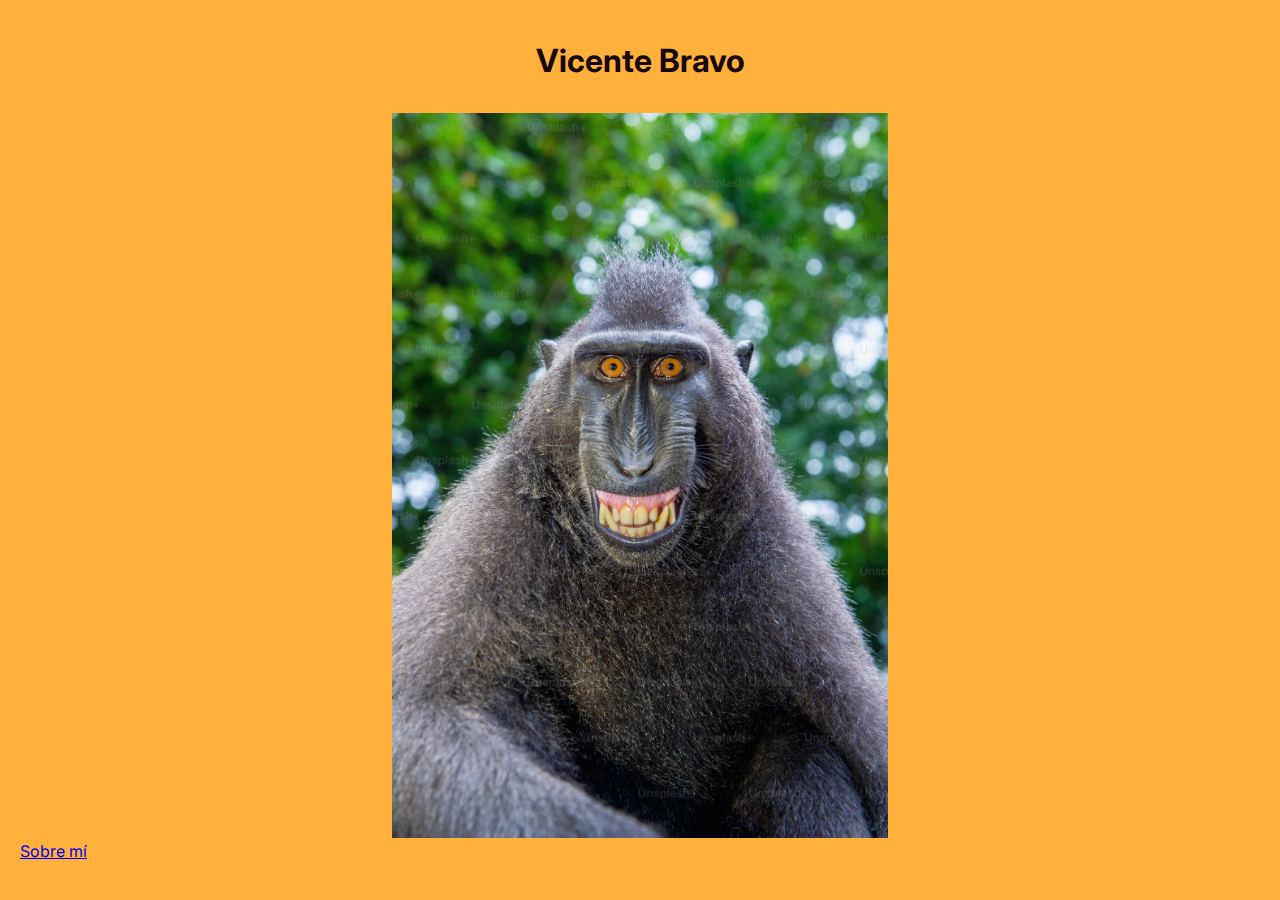
<file: ejercicio-1/index.html>
<!DOCTYPE html>
<html lang="es">
<head>
  <meta charset="UTF-8">
  <meta name="viewport" content="width=device-width, initial-scale=1.0">
  <title>Inicio</title>
  <link rel="stylesheet" href="style.css">
</head>
<body>
	<header>
		<h1>Vicente Bravo</h1>
	</header>
	<img src="images/simio.webp" alt="Foto de mono" width="" height="">
	<a href="about.html">Sobre mí</a>

</body>
</html>
</file>
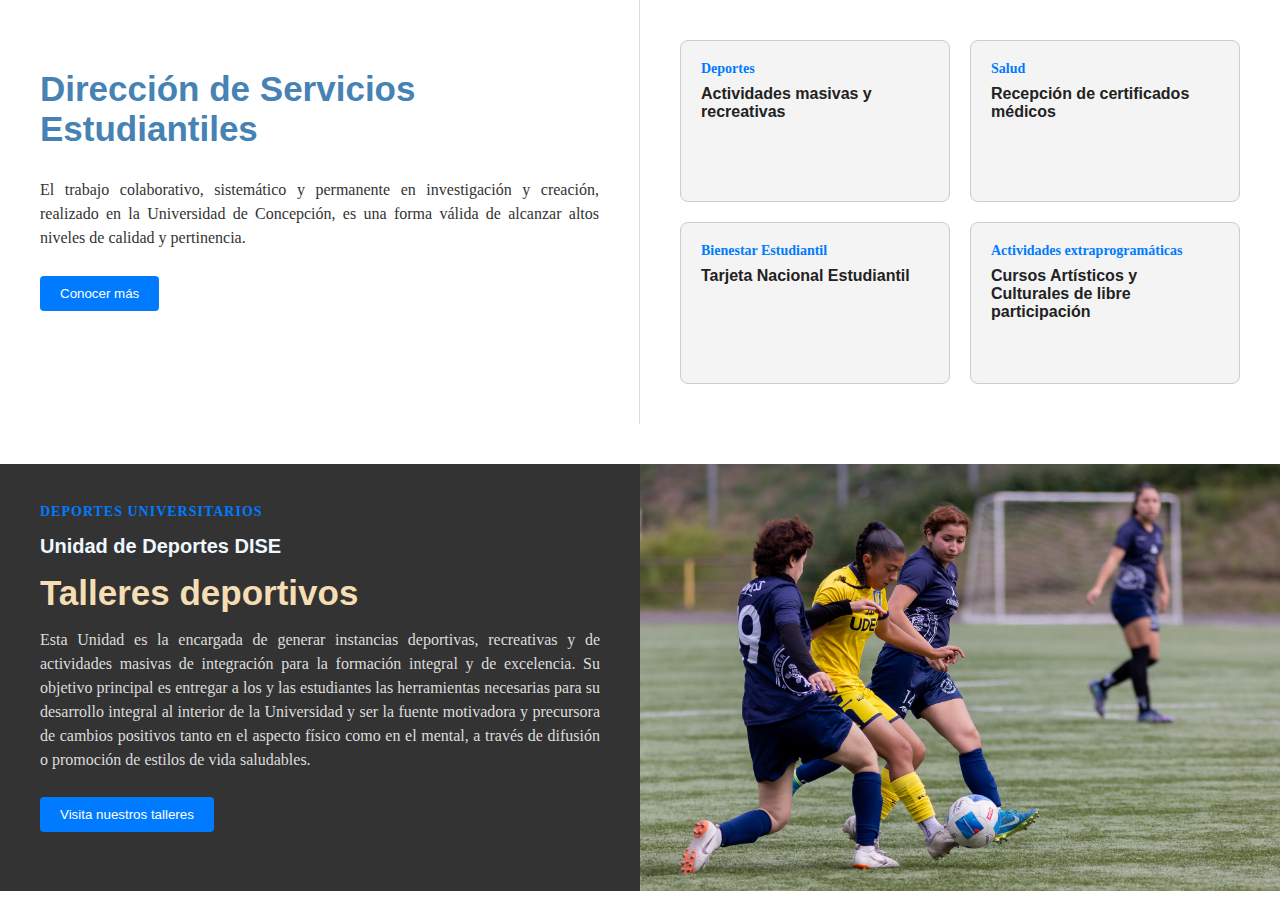
<file: ejercicio-2/index.html>
<!DOCTYPE html>
<html lang="es">
<head>
  <meta charset="UTF-8">
  <meta name="viewport" content="width=device-width, initial-scale=1.0">
  <title>Ejercicio 2 Figma</title>
  <link rel="stylesheet" href="style.css">
</head>
<body>
    
    <div class="contenedor-principal">
        <div class="zona-izquierda">
            <h2>Dirección de Servicios Estudiantiles</h2>
            <p>El trabajo colaborativo, sistemático y permanente en investigación y creación, realizado en la Universidad de Concepción, es una forma válida de alcanzar altos niveles de calidad y pertinencia.</p>
            <button>Conocer más</button>
        </div>

        <div class="zona-derecha">
            <div class="grid">
                <div class="item">
                    <span>Deportes</span>
                    <h3>Actividades masivas y recreativas</h3>
                </div>

                <div class="item">
                    <span>Salud</span>
                    <h3>Recepción de certificados médicos</h3>
                </div>

                <div class="item">
                    <span>Bienestar Estudiantil</span>
                    <h3>Tarjeta Nacional Estudiantil</h3>
                </div>

                <div class="item">
                    <span>Actividades extraprogramáticas</span>
                    <h3>Cursos Artísticos y Culturales de libre participación</h3>
                </div>
            </div>
        </div>
    </div>

    <div class="seccion-inferior">
        <div class="texto-container">
            <span>Deportes Universitarios</span>
            <h4>Unidad de Deportes DISE</h4>
            <h2>Talleres deportivos</h2>
            <p>Esta Unidad es la encargada de generar instancias deportivas, recreativas y de actividades masivas de integración para la formación integral y de excelencia. Su objetivo principal es entregar a los y las estudiantes las herramientas necesarias para su desarrollo integral al interior de la Universidad y ser la fuente motivadora y precursora de cambios positivos tanto en el aspecto físico como en el mental, a través de difusión o promoción de estilos de vida saludables.</p>
            <button>Visita nuestros talleres</button>
        </div>

        <div class="imagen-container">
            <img src="images/imagen.jpg" alt="Imagen de ejemplo">
        </div>
    </div>
</body>
</html>
</file>
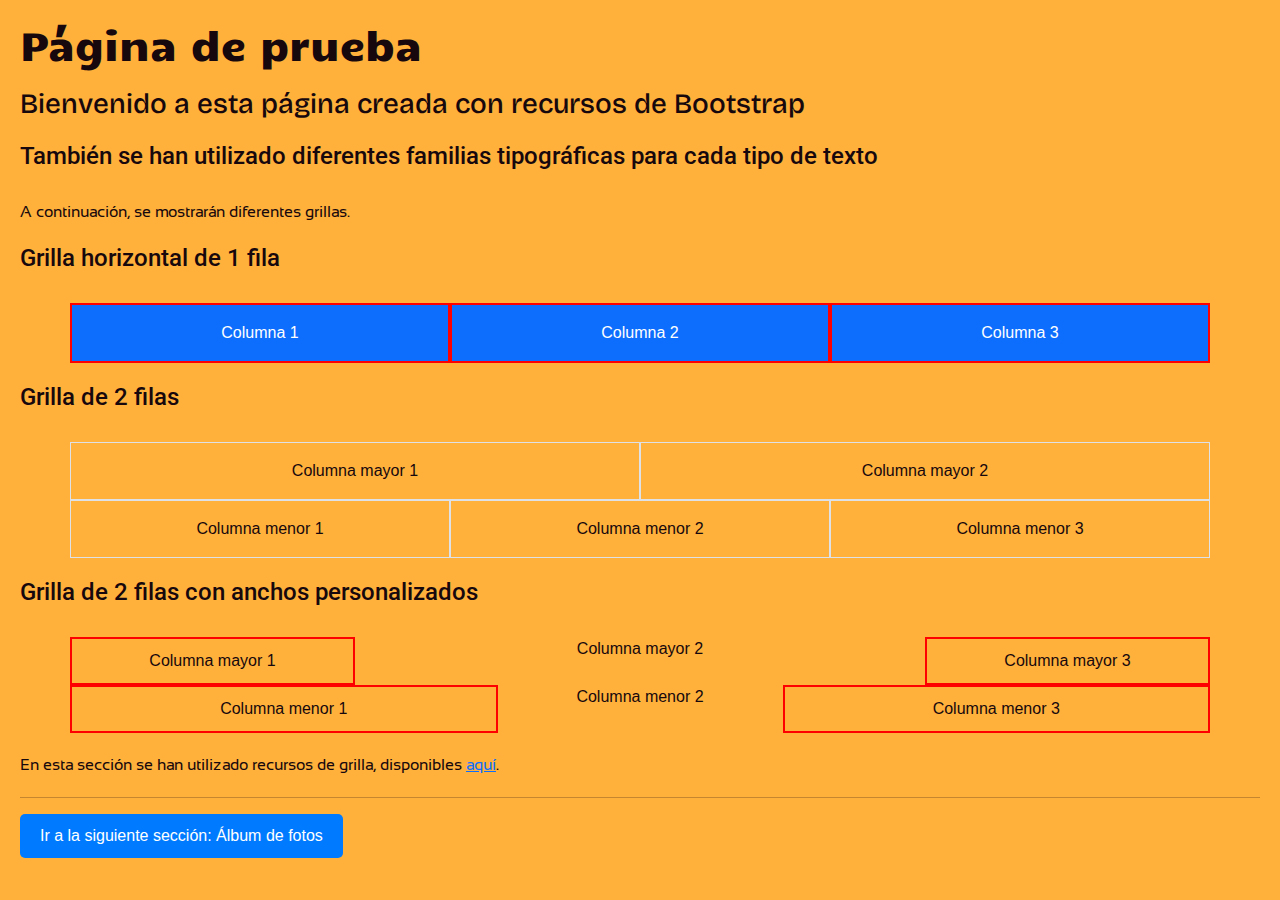
<file: ejercicio-3/index.html>
<!DOCTYPE html>
<html lang="es">
<head>
    <meta charset="UTF-8">
    <meta name="viewport" content="width=device-width, initial-scale=1.0">
    <title>Ejercicio 3 Bootstrap</title>
    <meta charset="utf-8">
    <meta name="viewport" content="width=device-width, initial-scale=1">
    <link href="https://cdn.jsdelivr.net/npm/bootstrap@5.3.8/dist/css/bootstrap.min.css" rel="stylesheet">
    <link rel="stylesheet" href="style.css">
    <script defer src="https://cdn.jsdelivr.net/npm/bootstrap@5.3.8/dist/js/bootstrap.bundle.min.js"></script>
</head>
<body>

<h1>Página de prueba</h1>
<h3>Bienvenido a esta página creada con recursos de Bootstrap</h3>
<h4>También se han utilizado diferentes familias tipográficas para cada tipo de texto</h4>

<p>A continuación, se mostrarán diferentes grillas.</p>

<h4>Grilla horizontal de 1 fila</h4>

    <div class="container text-center">
      <div class="row">
        <div class="col bg-primary text-white p-3">
          Columna 1
        </div>
        <div class="col bg-primary text-white p-3">
          Columna 2
        </div>
        <div class="col bg-primary text-white p-3">
          Columna 3
        </div>
      </div>
    </div>

<h4>Grilla de 2 filas</h4>
<div class="container text-center">
  <div class="row">
    <div class="col border p-3">
      Columna mayor 1
    </div>
    <div class="col border p-3">
      Columna mayor 2
    </div>
  </div>
  <div class="row">
    <div class="col border p-3">
      Columna menor 1
    </div>
    <div class="col border p-3">
      Columna menor 2
    </div>
    <div class="col border p-3">
      Columna menor 3
    </div>
  </div>
</div>

<h4>Grilla de 2 filas con anchos personalizados</h4>
<div class="container text-center">
  <div class="row">
    <div class="col">
      Columna mayor 1
    </div>
    <div class="col-6">
      Columna mayor 2
    </div>
    <div class="col">
      Columna mayor 3
    </div>
  </div>
  <div class="row">
    <div class="col">
      Columna menor 1
    </div>
    <div class="col-3">
      Columna menor 2
    </div>
    <div class="col">
      Columna menor 3
    </div>
  </div>
</div>
    
    <p>En esta sección se han utilizado recursos de grilla, disponibles <a href="https://getbootstrap.com/docs/5.3/layout/grid/" target="_blank">aquí</a>.</p>
    <hr>
<a href="albumes.html" class="boton">Ir a la siguiente sección: Álbum de fotos</a>

</body>
</html>
</file>
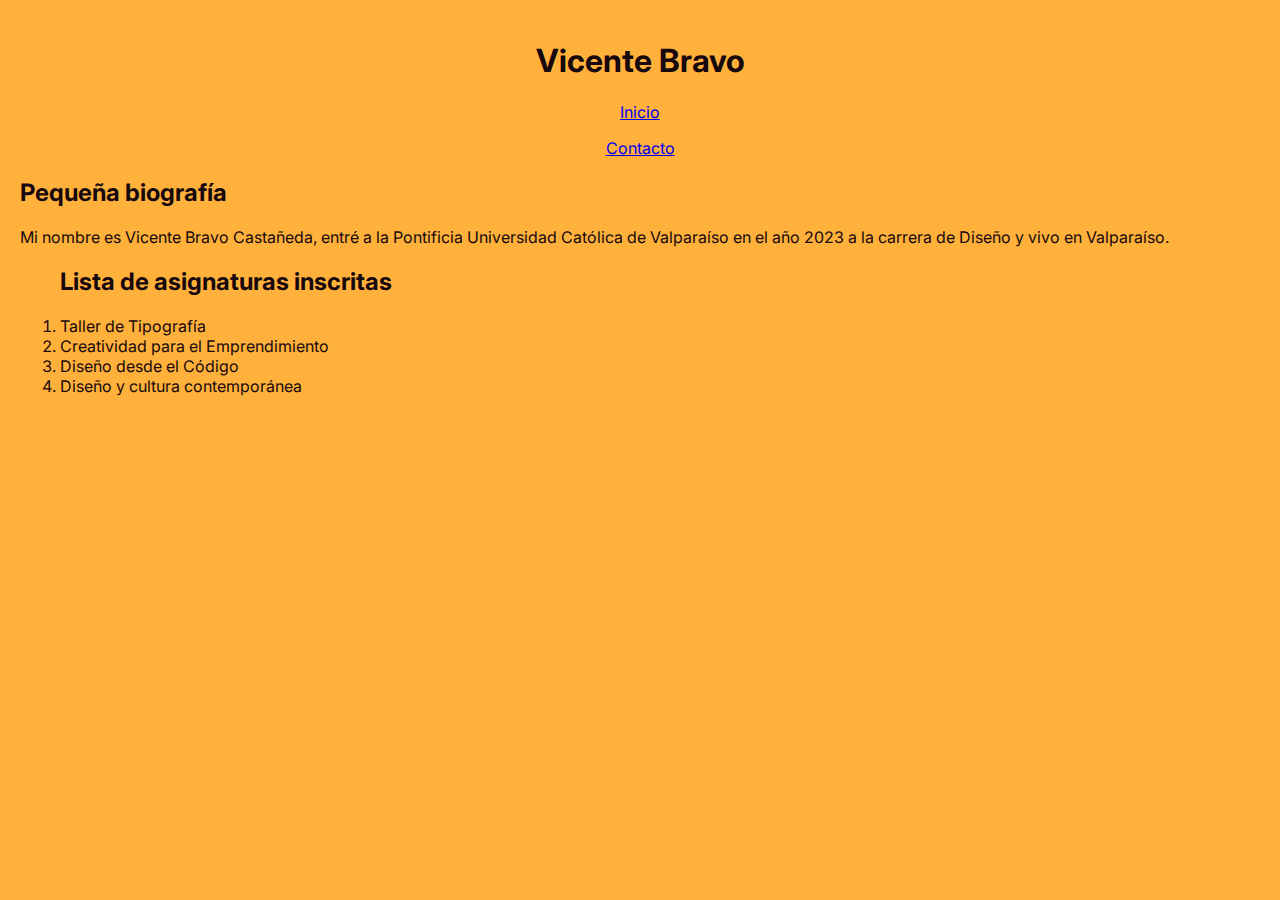
<file: ejercicio-1/about.html>
<!DOCTYPE html>
<html lang="es">
<head>
    <meta charset="UTF-8">
    <meta name="viewport" content="width=device-width, initial-scale=1.0">
    <title>Vicente Bravo - Sobre mí</title>
  <link rel="stylesheet" href="style.css">
</head>
<body>

   <html lang="es">
<body>
  <header>
        <h1>Vicente Bravo</h1>
    <p>
      <a class="nav-link" href="index.html">Inicio</a>
    </p>
    <p>
      <a class="nav-link" href="contacto.html">Contacto</a>
    </p>


<div style="text-align: left;">
  <h2>Pequeña biografía</h2>
  Mi nombre es Vicente Bravo Castañeda, entré a la Pontificia Universidad Católica de Valparaíso en el año 2023 a la carrera de Diseño y vivo en Valparaíso.<br>

  <ol>
  <h2>Lista de asignaturas inscritas</h2>
    <li>Taller de Tipografía</li>
    <li>Creatividad para el Emprendimiento</li>
    <li>Diseño desde el Código</li>
    <li>Diseño y cultura contemporánea</li>
  </ol>
</file>
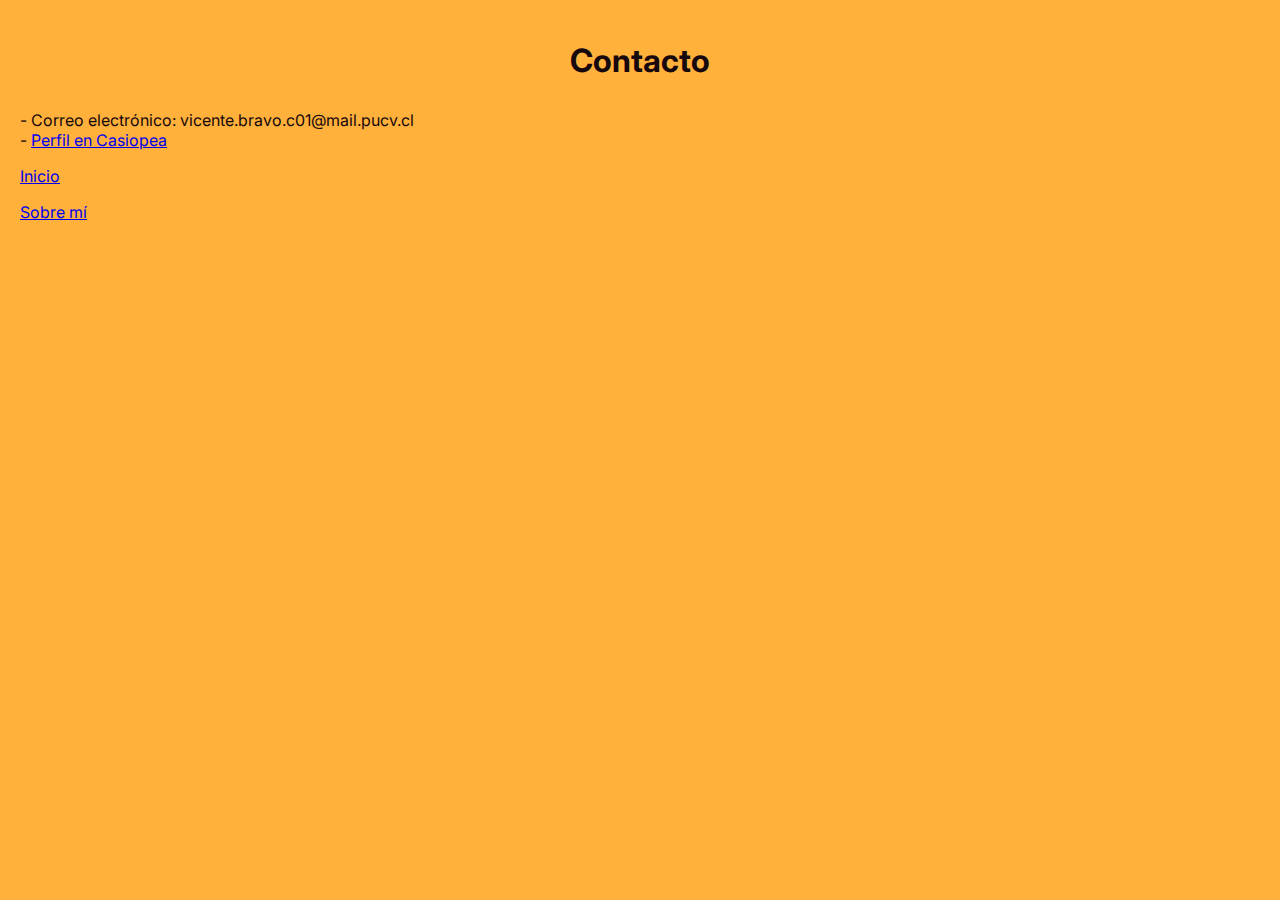
<file: ejercicio-1/contacto.html>
<!DOCTYPE html>
<html lang="es">
<head>
    <meta charset="UTF-8">
    <meta name="viewport" content="width=device-width, initial-scale=1.0">
    <title>Vicente Bravo - Sobre mí</title>
  <link rel="stylesheet" href="style.css">
</head>
<body>

   <html lang="es">
<body>
    <header>
        <h1>Contacto</h1>
    </header>
  - Correo electrónico: vicente.bravo.c01@mail.pucv.cl<br>
  - <a href="https://wiki.ead.pucv.cl/Vicente_Bravo" target="_blank">Perfil en Casiopea</a><br>

  <footer>
    <p>
      <a class="nav-link" href="index.html">Inicio</a>
    </p>
    <p>
      <a class="nav-link" href="about.html">Sobre mí</a>
    </p>
</file>
<file: ejercicio-1/style.css>
@import url('https://fonts.googleapis.com/css2?family=Inter:opsz,wght@14..32,600&display=swap');

/* Estilo general */
body {
  font-family: 'Inter', sans-serif;
  margin: 0;
  padding: 20px;
  background-color: #FFB13B;
  color: #17080d;
}

img{
width: 40%;
display: block;
height: auto;
margin: auto;
border: 3px solid #FFB13B;
}

/* Encabezado */
header {
  text-align: center;
  margin-bottom: 30px;
}

h4{
font-size: 2.5rem;
margin-bottom: 10px;
color: #1d199f;
}

.bio {
  max-width: 600px;
  margin: auto;
  font-style: italic;
  line-height: 1.5;
}
</file>
<file: ejercicio-2/style.css>
body {
        margin: 0;
        padding: 0;
        display: flex;
        flex-direction: column;
    }

    .contenedor-principal{
        display: flex;
        width: 100%;
    }

    .zona-izquierda {
        width: 50%;
        padding: 40px;
        border-right: 1px solid #ddd;
        box-sizing: border-box;
    }

    .zona-derecha {
        width: 50%;
        padding: 40px;
        box-sizing: border-box;
    }

        .grid {
        display: grid;
        grid-template-columns: 1fr 1fr;
        grid-template-rows: auto auto;
        gap: 20px;
        width: 100%;
    }

    .item {
      background: #f4f4f4;
      border: 1px solid #ccc;
      padding: 20px;
      border-radius: 8px;
      min-height: 120px;
    }

    .item span {
      display: block;
      font-size: 14px;
      color: #007bff;
      margin-bottom: 8px;
      font-weight: bold;
    }

    .seccion-inferior{
        display: flex;
        width: 100%;
        margin-top: 40px;
    }

    .imagen-container{
        width: 50%;
    }

    .imagen-container img{
        width: 100%;
        height: auto;
        display: block;
    }

    .seccion-inferior{
        display: flex;
        width: 100%;
        margin-top: 40px;
    }

    .texto-container{
        width: 50%;
        padding: 40px;
        box-sizing: border-box;
        background-color: #333;
        display: flex;
        flex-direction: column;
        gap: 15px;
    }

    .texto-container span{
        color: #007bff;
        font-weight: bold;
        font-size: 14px;
        text-transform: uppercase;
        letter-spacing: 1px;
    }

    .texto-container h4{
        color: aliceblue;
        margin: 0;
    }

    .texto-container h2{
        color: wheat;
        margin: 0;
    }

    .texto-container p{
        color: #ddd;
        margin: 0;
    }

    .texto-container button{
        align-self: flex-start;
        margin-top: 10px;
    }

    .item h3 {
      font-size: 16px;
      color: #222;
      margin: 0;
    }

    h1 {
      color: darkblue;
      font-family:Verdana, Geneva, Tahoma, sans-serif;
      font-size: 45px;
      text-align: center;
    }

    h2 {
      color: steelblue;
      font-family:Arial, Helvetica, sans-serif;
      font-size: 35px;
    }

    h3 {
        color:coral;
        font-family: Arial, Helvetica, sans-serif;
        font-size: 25px;
    }

    h4 {
        color:aliceblue;
        font-family:'Lucida Sans', 'Lucida Sans Regular', 'Lucida Grande', 'Lucida Sans Unicode', Geneva, Verdana, sans-serif;
        font-size: 20px;
    }

    p {
      color: #333;
      font-size: 16px;
      line-height: 1.5;
      text-align: justify;
    }

    button {
        background-color: #007bff;
        color: white;
        border: none;
        padding: 10px 20px;
        border-radius: 4px;
        cursor: pointer;
        margin-top: 10px;
    }
</file>
<file: ejercicio-3/style.css>
@import url('https://fonts.googleapis.com/css2?family=Candal&display=swap'); /* fuente para h1 */
@import url('https://fonts.googleapis.com/css2?family=Bricolage+Grotesque:opsz,wght@12..96,600&display=swap'); /* fuente para h3 */
@import url('https://fonts.googleapis.com/css2?family=Roboto:wght@450&display=swap'); /* fuenta para h4 */
@import url('https://fonts.googleapis.com/css2?family=Sansation&display=swap'); /* fuente para p */


/* Estilo general */
body {
  font-family: 'Inter', sans-serif;
  margin: 0;
  padding: 20px;
  background-color: #FFB13B;
  color: #17080d;
}

img{
width: 40%;
display: block;
height: auto;
margin: auto;
border: 3px solid #FFB13B;
}

/* Encabezado */
header{
  text-align: center;
  margin-bottom: 30px;
}

h1{
    font-family: 'Candal';
    margin-bottom: 20px;    
}

h3{
    font-family: 'Bricolage Grotesque';
    margin-bottom: 15px;
}

h4{
    font-family: 'Roboto';
    margin-top: 20px;
    margin-bottom: 30px;
}

p{
    font-family: 'Sansation';
    margin-top: 20px;
    margin-bottom: 20px;
}

.col {
  border: 2px solid red;
  padding: 10px;
}

.boton {
  display: inline-block;
  padding: 10px 20px;
  background-color: #007bff;
  color: white;
  text-decoration: none;
  border-radius: 5px;
}

.boton:hover {
  background-color: #0056b3;
}

.card {
  background-color: transparent;
}
</file>
